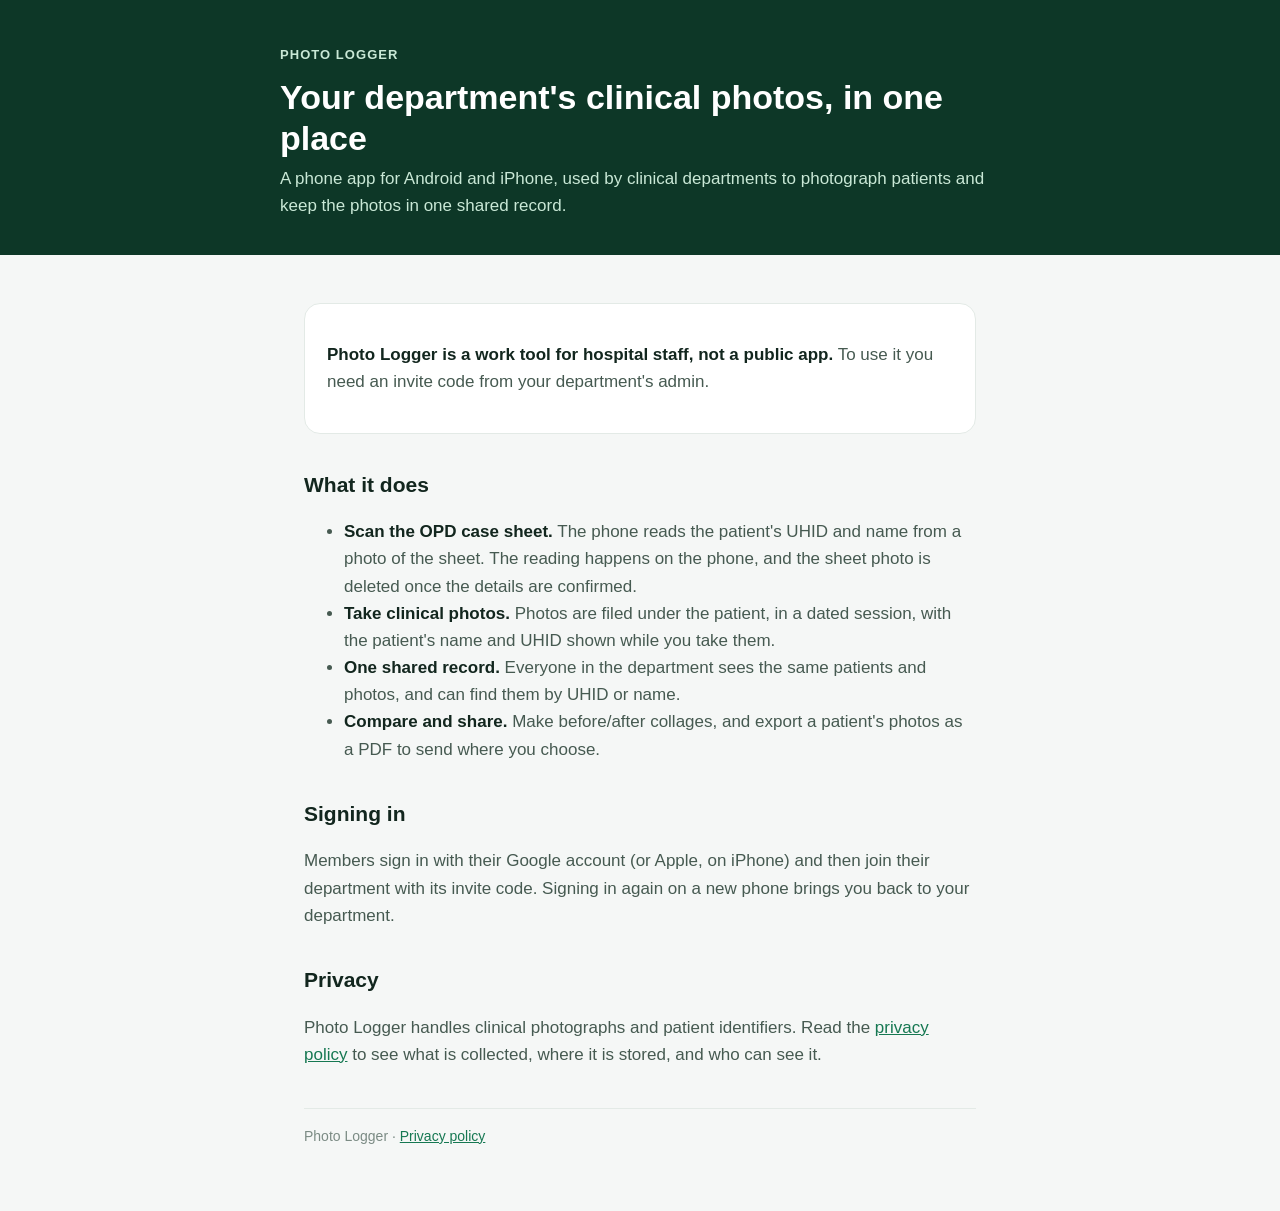
<file: index.html>
<!doctype html>
<html lang="en">
<head>
<meta charset="utf-8">
<meta name="viewport" content="width=device-width, initial-scale=1">
<title>Photo Logger</title>
<meta name="description" content="Photo Logger: a shared clinical photo record for a hospital department.">
<link rel="stylesheet" href="style.css">
</head>
<body>
<header><div class="wrap">
  <a href="./">Photo Logger</a>
  <h1>Your department's clinical photos, in one place</h1>
  <p>A phone app for Android and iPhone, used by clinical departments to photograph patients and keep the photos in one shared record.</p>
</div></header>
<main>
  <div class="card">
    <p><strong>Photo Logger is a work tool for hospital staff, not a public app.</strong> To use it you need an invite code from your department's admin.</p>
  </div>

  <h2>What it does</h2>
  <ul>
    <li><strong>Scan the OPD case sheet.</strong> The phone reads the patient's UHID and name from a photo of the sheet. The reading happens on the phone, and the sheet photo is deleted once the details are confirmed.</li>
    <li><strong>Take clinical photos.</strong> Photos are filed under the patient, in a dated session, with the patient's name and UHID shown while you take them.</li>
    <li><strong>One shared record.</strong> Everyone in the department sees the same patients and photos, and can find them by UHID or name.</li>
    <li><strong>Compare and share.</strong> Make before/after collages, and export a patient's photos as a PDF to send where you choose.</li>
  </ul>

  <h2>Signing in</h2>
  <p>Members sign in with their Google account (or Apple, on iPhone) and then join their department with its invite code. Signing in again on a new phone brings you back to your department.</p>

  <h2>Privacy</h2>
  <p>Photo Logger handles clinical photographs and patient identifiers. Read the <a href="privacy.html">privacy policy</a> to see what is collected, where it is stored, and who can see it.</p>

  <footer>Photo Logger · <a href="privacy.html">Privacy policy</a></footer>
</main>
</body>
</html>
</file>
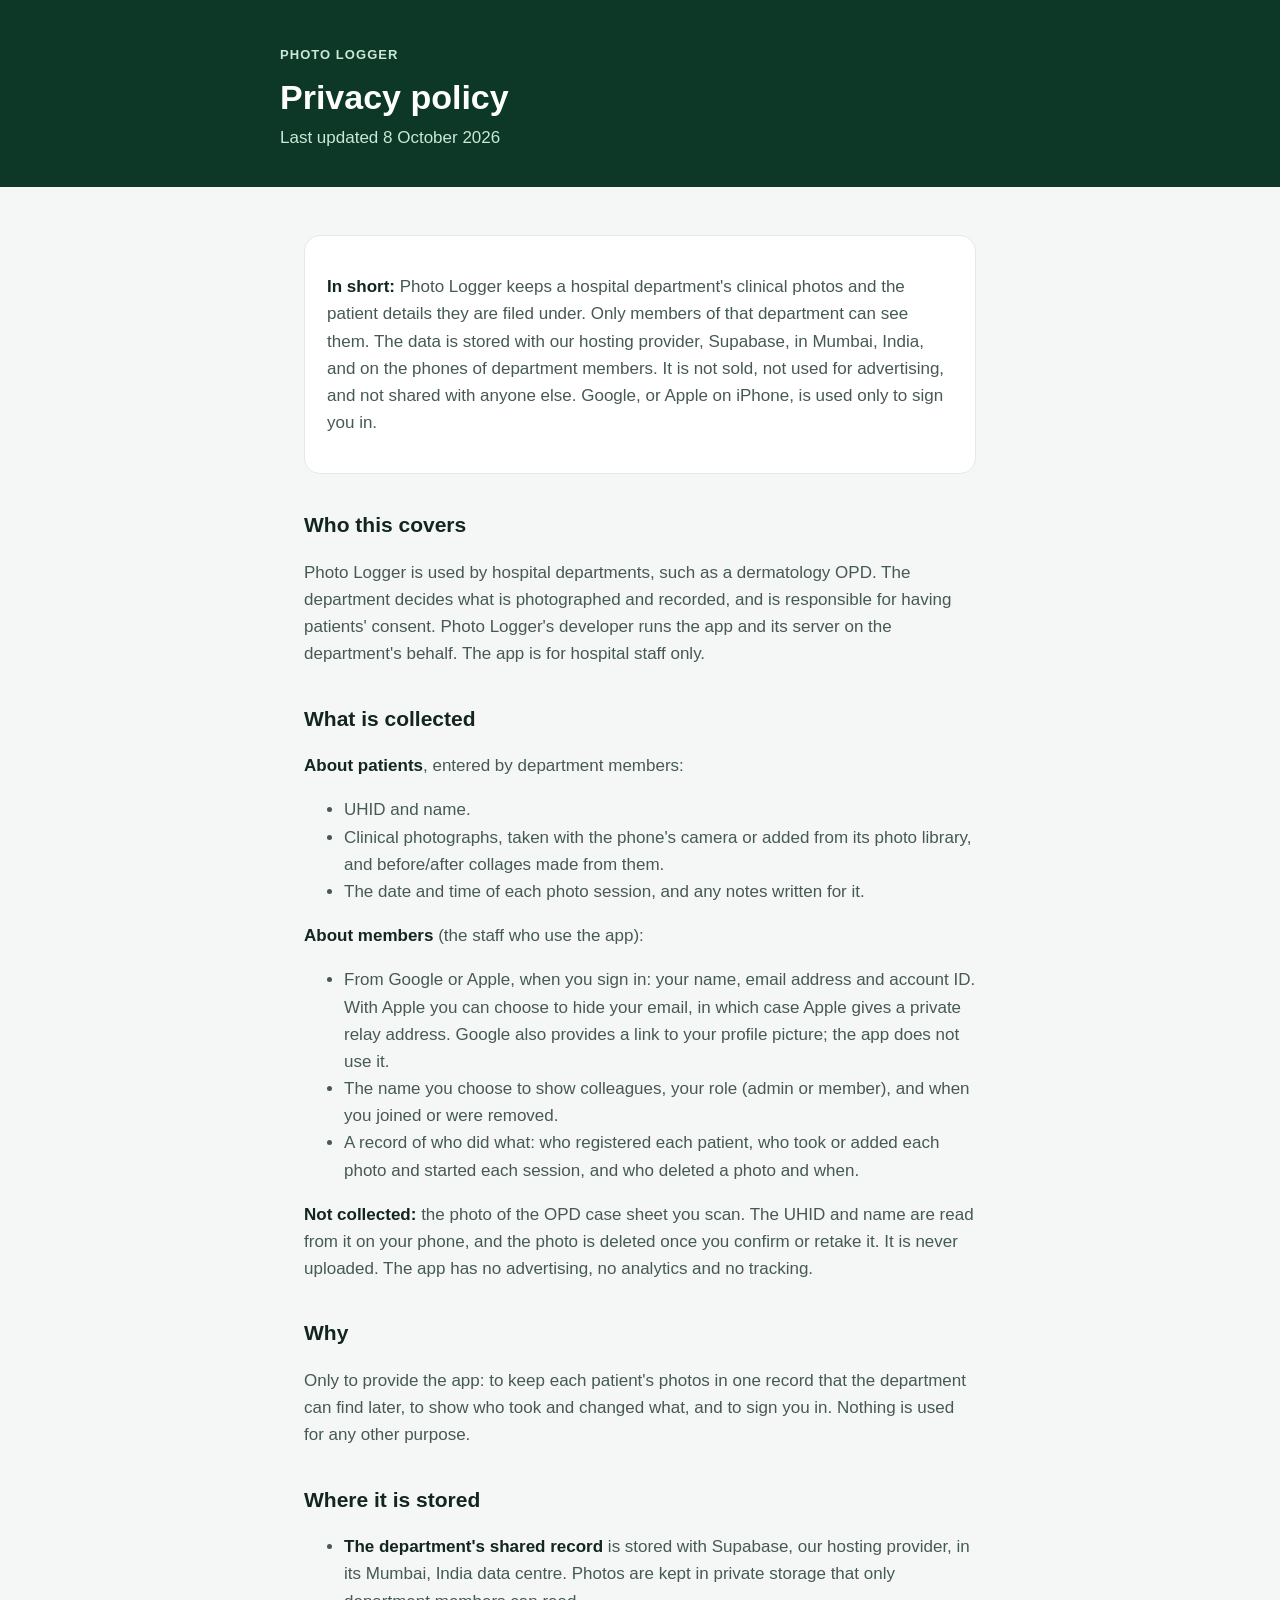
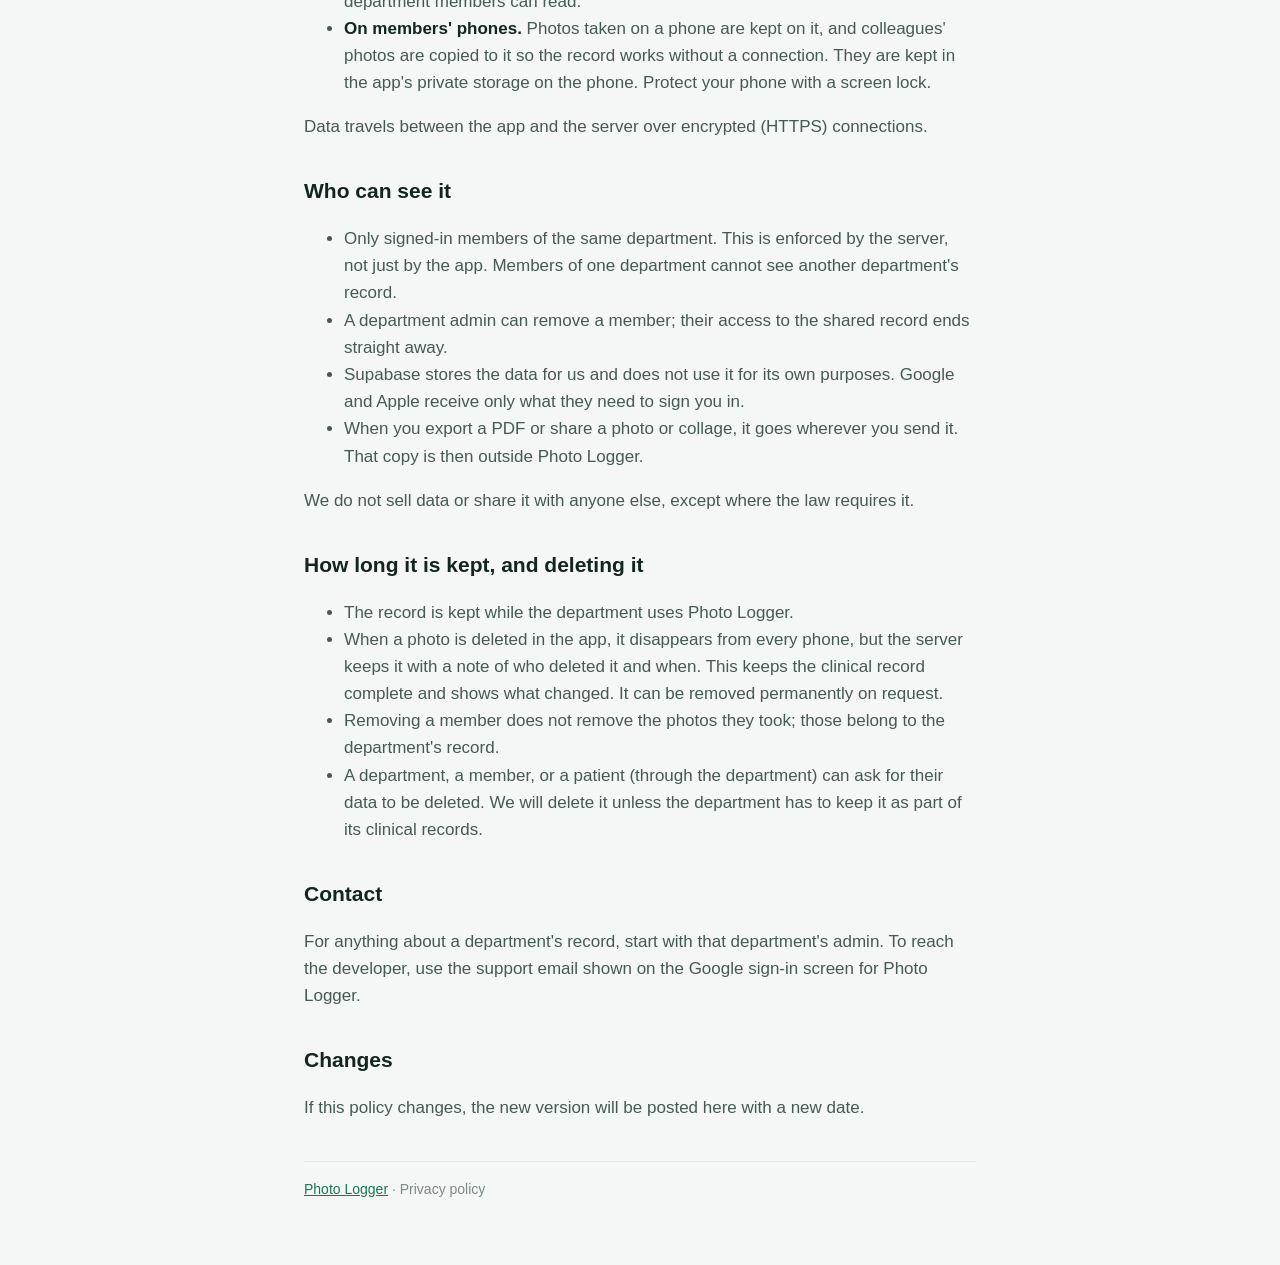
<file: privacy.html>
<!doctype html>
<html lang="en">
<head>
<meta charset="utf-8">
<meta name="viewport" content="width=device-width, initial-scale=1">
<title>Privacy policy · Photo Logger</title>
<link rel="stylesheet" href="style.css">
</head>
<body>
<header><div class="wrap">
  <a href="./">Photo Logger</a>
  <h1>Privacy policy</h1>
  <p>Last updated 8 October 2026</p>
</div></header>
<main>
  <div class="card">
    <p><strong>In short:</strong> Photo Logger keeps a hospital department's clinical photos and the patient details they are filed under. Only members of that department can see them. The data is stored with our hosting provider, Supabase, in Mumbai, India, and on the phones of department members. It is not sold, not used for advertising, and not shared with anyone else. Google, or Apple on iPhone, is used only to sign you in.</p>
  </div>

  <h2>Who this covers</h2>
  <p>Photo Logger is used by hospital departments, such as a dermatology OPD. The department decides what is photographed and recorded, and is responsible for having patients' consent. Photo Logger's developer runs the app and its server on the department's behalf. The app is for hospital staff only.</p>

  <h2>What is collected</h2>
  <p><strong>About patients</strong>, entered by department members:</p>
  <ul>
    <li>UHID and name.</li>
    <li>Clinical photographs, taken with the phone's camera or added from its photo library, and before/after collages made from them.</li>
    <li>The date and time of each photo session, and any notes written for it.</li>
  </ul>
  <p><strong>About members</strong> (the staff who use the app):</p>
  <ul>
    <li>From Google or Apple, when you sign in: your name, email address and account ID. With Apple you can choose to hide your email, in which case Apple gives a private relay address. Google also provides a link to your profile picture; the app does not use it.</li>
    <li>The name you choose to show colleagues, your role (admin or member), and when you joined or were removed.</li>
    <li>A record of who did what: who registered each patient, who took or added each photo and started each session, and who deleted a photo and when.</li>
  </ul>
  <p><strong>Not collected:</strong> the photo of the OPD case sheet you scan. The UHID and name are read from it on your phone, and the photo is deleted once you confirm or retake it. It is never uploaded. The app has no advertising, no analytics and no tracking.</p>

  <h2>Why</h2>
  <p>Only to provide the app: to keep each patient's photos in one record that the department can find later, to show who took and changed what, and to sign you in. Nothing is used for any other purpose.</p>

  <h2>Where it is stored</h2>
  <ul>
    <li><strong>The department's shared record</strong> is stored with Supabase, our hosting provider, in its Mumbai, India data centre. Photos are kept in private storage that only department members can read.</li>
    <li><strong>On members' phones.</strong> Photos taken on a phone are kept on it, and colleagues' photos are copied to it so the record works without a connection. They are kept in the app's private storage on the phone. Protect your phone with a screen lock.</li>
  </ul>
  <p>Data travels between the app and the server over encrypted (HTTPS) connections.</p>

  <h2>Who can see it</h2>
  <ul>
    <li>Only signed-in members of the same department. This is enforced by the server, not just by the app. Members of one department cannot see another department's record.</li>
    <li>A department admin can remove a member; their access to the shared record ends straight away.</li>
    <li>Supabase stores the data for us and does not use it for its own purposes. Google and Apple receive only what they need to sign you in.</li>
    <li>When you export a PDF or share a photo or collage, it goes wherever you send it. That copy is then outside Photo Logger.</li>
  </ul>
  <p>We do not sell data or share it with anyone else, except where the law requires it.</p>

  <h2>How long it is kept, and deleting it</h2>
  <ul>
    <li>The record is kept while the department uses Photo Logger.</li>
    <li>When a photo is deleted in the app, it disappears from every phone, but the server keeps it with a note of who deleted it and when. This keeps the clinical record complete and shows what changed. It can be removed permanently on request.</li>
    <li>Removing a member does not remove the photos they took; those belong to the department's record.</li>
    <li>A department, a member, or a patient (through the department) can ask for their data to be deleted. We will delete it unless the department has to keep it as part of its clinical records.</li>
  </ul>

  <h2>Contact</h2>
  <p>For anything about a department's record, start with that department's admin. To reach the developer, use the support email shown on the Google sign-in screen for Photo Logger.</p>

  <h2>Changes</h2>
  <p>If this policy changes, the new version will be posted here with a new date.</p>

  <footer><a href="./">Photo Logger</a> · Privacy policy</footer>
</main>
</body>
</html>
</file>
<file: style.css>
:root { --bg:#F5F7F6; --ink:#12261E; --soft:#465A51; --muted:#7B8B84; --line:#E3EAE6; --green:#167852; --deep:#0D3727; }
* { box-sizing: border-box; }
body { margin:0; background:var(--bg); color:var(--ink); font:17px/1.6 -apple-system, BlinkMacSystemFont, "Segoe UI", Inter, Roboto, sans-serif; }
header { background:var(--deep); color:#fff; padding:40px 24px 36px; }
header .wrap, main { max-width:720px; margin:0 auto; }
header a { color:#C9E8D6; text-decoration:none; font-weight:600; letter-spacing:.08em; font-size:13px; text-transform:uppercase; }
header h1 { margin:10px 0 6px; font-size:34px; line-height:1.2; }
header p { margin:0; color:#C9E8D6; }
main { padding:28px 24px 64px; }
h2 { font-size:21px; margin:34px 0 8px; }
p, li { color:var(--soft); }
strong { color:var(--ink); }
.card { background:#fff; border:1px solid var(--line); border-radius:16px; padding:20px 22px; margin:20px 0; }
a { color:var(--green); }
footer { color:var(--muted); font-size:14px; border-top:1px solid var(--line); margin-top:40px; padding-top:16px; }
</file>
